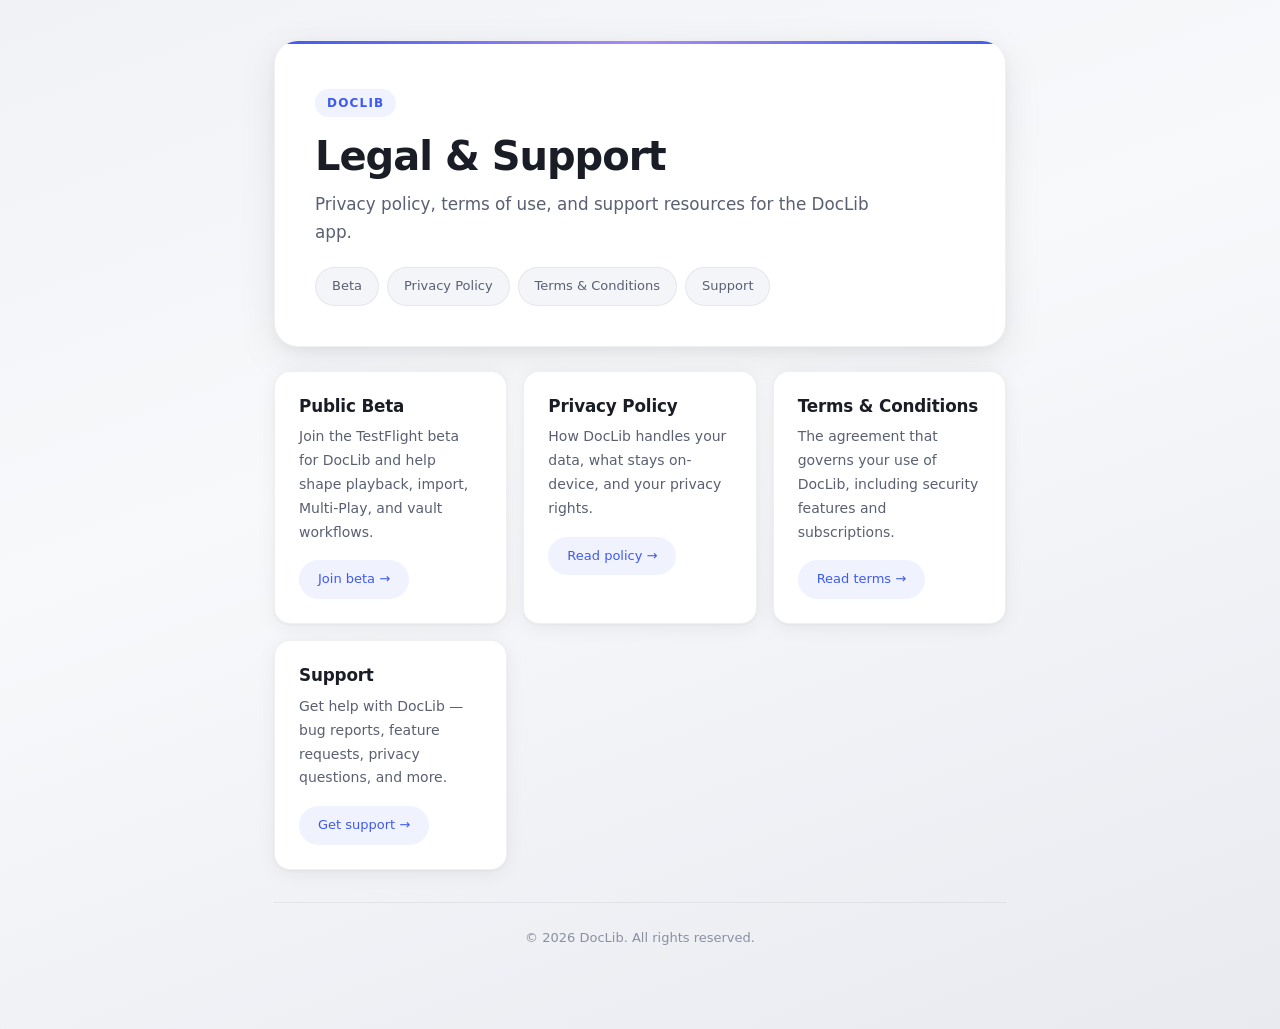
<file: index.html>
<!DOCTYPE html>
<html lang="en">

<head>
  <meta charset="utf-8">
  <meta name="viewport" content="width=device-width, initial-scale=1">
  <title>DocLib – Legal &amp; Support</title>
  <meta name="description" content="Privacy policy, terms of use, and support information for DocLib.">
  <link rel="stylesheet" href="styles.css">
</head>

<body>
  <main class="shell">
    <section class="hero">
      <p class="kicker">DocLib</p>
      <h1>Legal &amp; Support</h1>
      <p class="lede">Privacy policy, terms of use, and support resources for the DocLib app.</p>
      <nav class="topnav" aria-label="Primary">
        <a href="beta.html">Beta</a>
        <a href="privacy.html">Privacy Policy</a>
        <a href="terms.html">Terms &amp; Conditions</a>
        <a href="support.html">Support</a>
      </nav>
    </section>

    <section class="grid" aria-label="Links">
      <article class="card">
        <h2>Public Beta</h2>
        <p>Join the TestFlight beta for DocLib and help shape playback, import, Multi-Play, and vault workflows.</p>
        <a class="button" href="beta.html">Join beta →</a>
      </article>

      <article class="card">
        <h2>Privacy Policy</h2>
        <p>How DocLib handles your data, what stays on-device, and your privacy rights.</p>
        <a class="button" href="privacy.html">Read policy →</a>
      </article>

      <article class="card">
        <h2>Terms &amp; Conditions</h2>
        <p>The agreement that governs your use of DocLib, including security features and subscriptions.</p>
        <a class="button" href="terms.html">Read terms →</a>
      </article>

      <article class="card">
        <h2>Support</h2>
        <p>Get help with DocLib — bug reports, feature requests, privacy questions, and more.</p>
        <a class="button" href="support.html">Get support →</a>
      </article>
    </section>

    <p class="footer">© 2026 DocLib. All rights reserved.</p>
  </main>
</body>

</html>
</file>
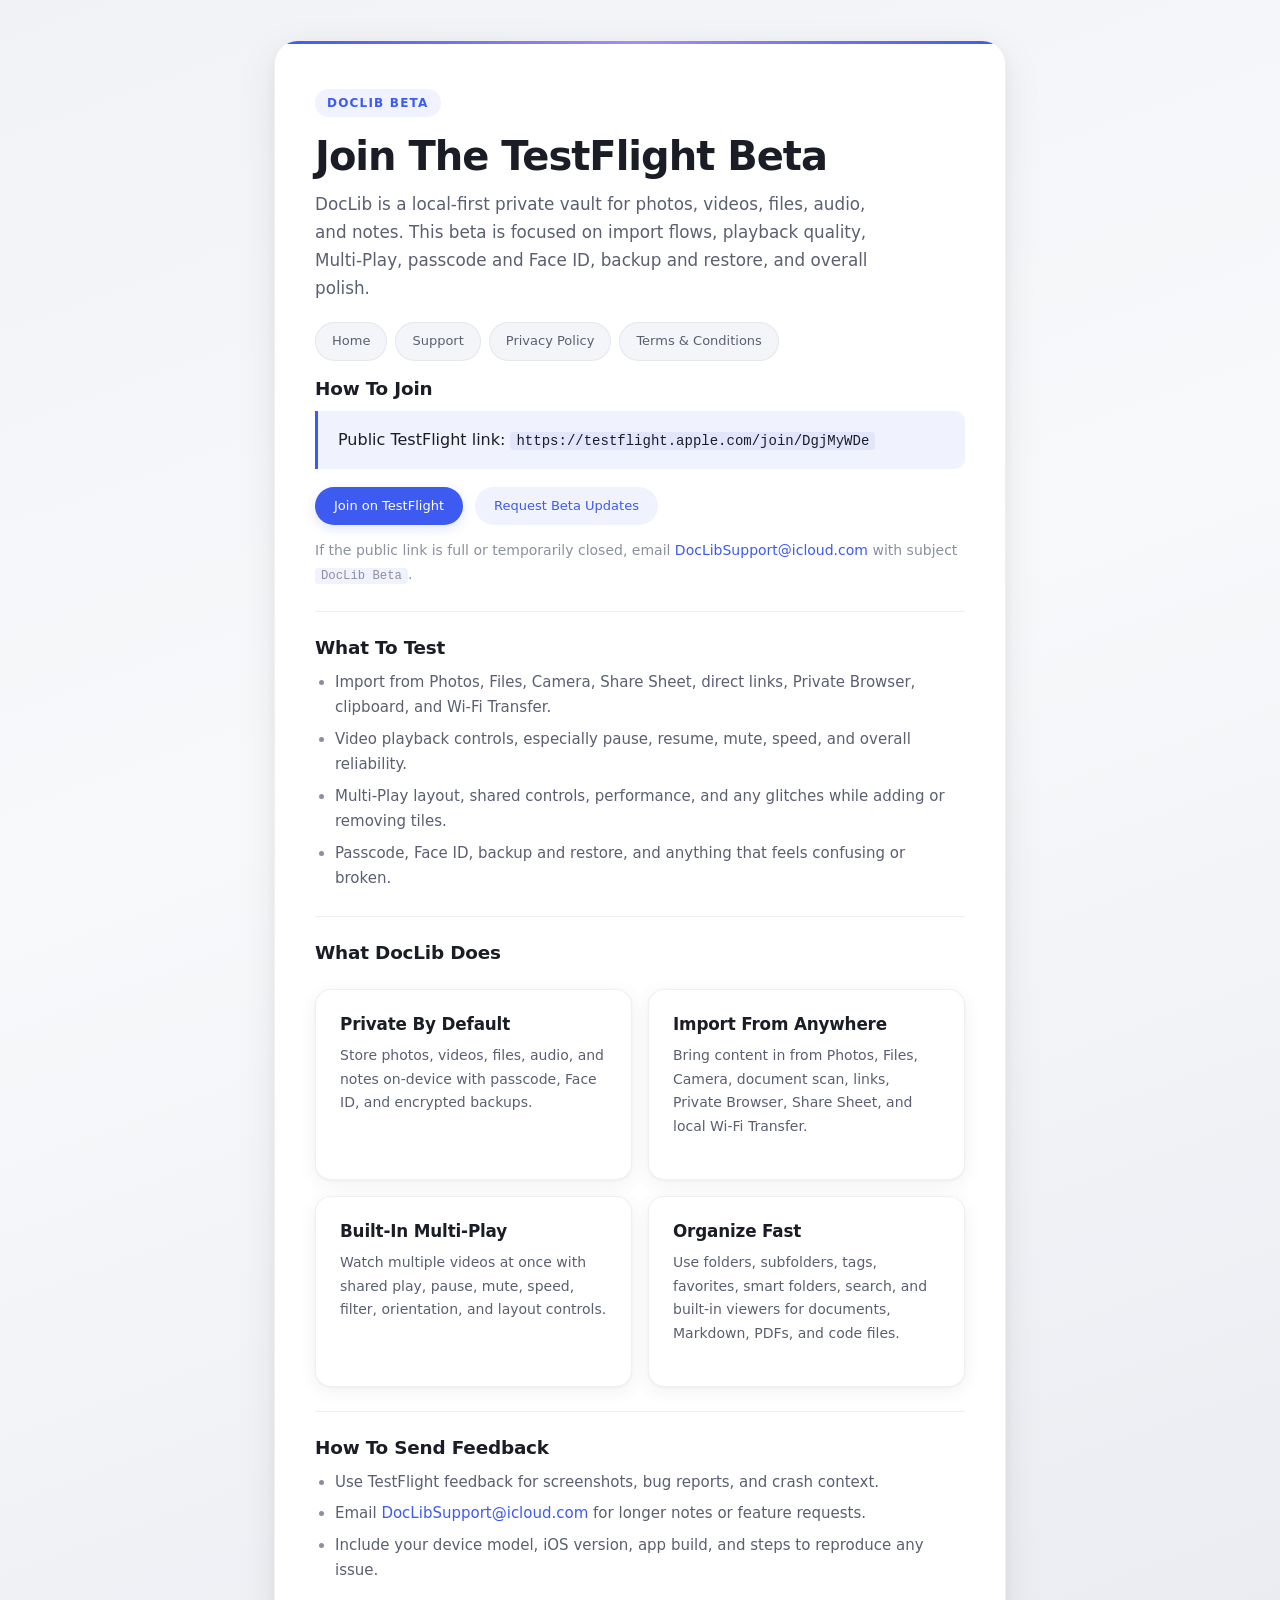
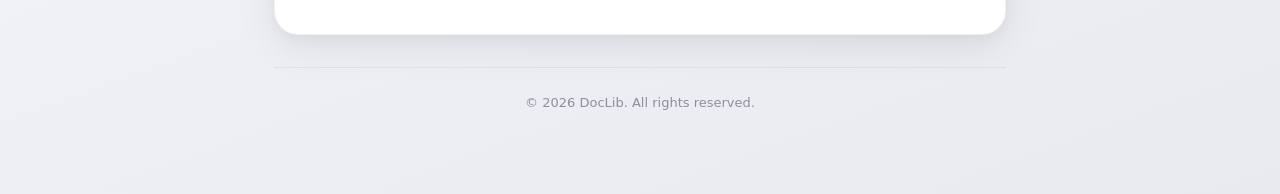
<file: beta.html>
<!DOCTYPE html>
<html lang="en">

<head>
  <meta charset="utf-8">
  <meta name="viewport" content="width=device-width, initial-scale=1">
  <title>DocLib – TestFlight Beta</title>
  <meta name="description"
    content="Join the TestFlight beta for DocLib and help test import flows, playback, Multi-Play, and secure vault workflows.">
  <link rel="stylesheet" href="styles.css">
</head>

<body>
  <main class="shell">
    <article class="page">
      <p class="kicker">DocLib Beta</p>
      <h1>Join The TestFlight Beta</h1>
      <p class="lede">DocLib is a local-first private vault for photos, videos, files, audio, and notes. This beta is
        focused on import flows, playback quality, Multi-Play, passcode and Face ID, backup and restore, and overall
        polish.</p>
      <nav class="topnav" aria-label="Page">
        <a href="index.html">Home</a>
        <a href="support.html">Support</a>
        <a href="privacy.html">Privacy Policy</a>
        <a href="terms.html">Terms &amp; Conditions</a>
      </nav>

      <section class="section">
        <h2>How To Join</h2>
        <div class="notice">
          Public TestFlight link:
          <span class="mono">https://testflight.apple.com/join/DgjMyWDe</span>
        </div>
        <div class="beta-actions">
          <a class="button-link button-link-primary" href="https://testflight.apple.com/join/DgjMyWDe">Join
            on TestFlight</a>
          <a class="button-link" href="mailto:DocLibSupport@icloud.com?subject=DocLib%20Beta">Request Beta Updates</a>
        </div>
        <p class="muted beta-footnote">If the public link is full or temporarily closed, email
          <a href="mailto:DocLibSupport@icloud.com?subject=DocLib%20Beta">DocLibSupport@icloud.com</a> with subject
          <span class="mono">DocLib Beta</span>.
        </p>
      </section>

      <section class="section">
        <h2>What To Test</h2>
        <ul>
          <li>Import from Photos, Files, Camera, Share Sheet, direct links, Private Browser, clipboard, and Wi-Fi
            Transfer.</li>
          <li>Video playback controls, especially pause, resume, mute, speed, and overall reliability.</li>
          <li>Multi-Play layout, shared controls, performance, and any glitches while adding or removing tiles.</li>
          <li>Passcode, Face ID, backup and restore, and anything that feels confusing or broken.</li>
        </ul>
      </section>

      <section class="section">
        <h2>What DocLib Does</h2>
        <div class="grid" aria-label="Beta feature highlights">
          <article class="card">
            <h2>Private By Default</h2>
            <p>Store photos, videos, files, audio, and notes on-device with passcode, Face ID, and encrypted backups.</p>
          </article>

          <article class="card">
            <h2>Import From Anywhere</h2>
            <p>Bring content in from Photos, Files, Camera, document scan, links, Private Browser, Share Sheet, and
              local Wi-Fi Transfer.</p>
          </article>

          <article class="card">
            <h2>Built-In Multi-Play</h2>
            <p>Watch multiple videos at once with shared play, pause, mute, speed, filter, orientation, and layout
              controls.</p>
          </article>

          <article class="card">
            <h2>Organize Fast</h2>
            <p>Use folders, subfolders, tags, favorites, smart folders, search, and built-in viewers for documents,
              Markdown, PDFs, and code files.</p>
          </article>
        </div>
      </section>

      <section class="section">
        <h2>How To Send Feedback</h2>
        <ul>
          <li>Use TestFlight feedback for screenshots, bug reports, and crash context.</li>
          <li>Email <a href="mailto:DocLibSupport@icloud.com">DocLibSupport@icloud.com</a> for longer notes or feature
            requests.</li>
          <li>Include your device model, iOS version, app build, and steps to reproduce any issue.</li>
        </ul>
      </section>
    </article>

    <p class="footer">© 2026 DocLib. All rights reserved.</p>
  </main>
</body>

</html>
</file>
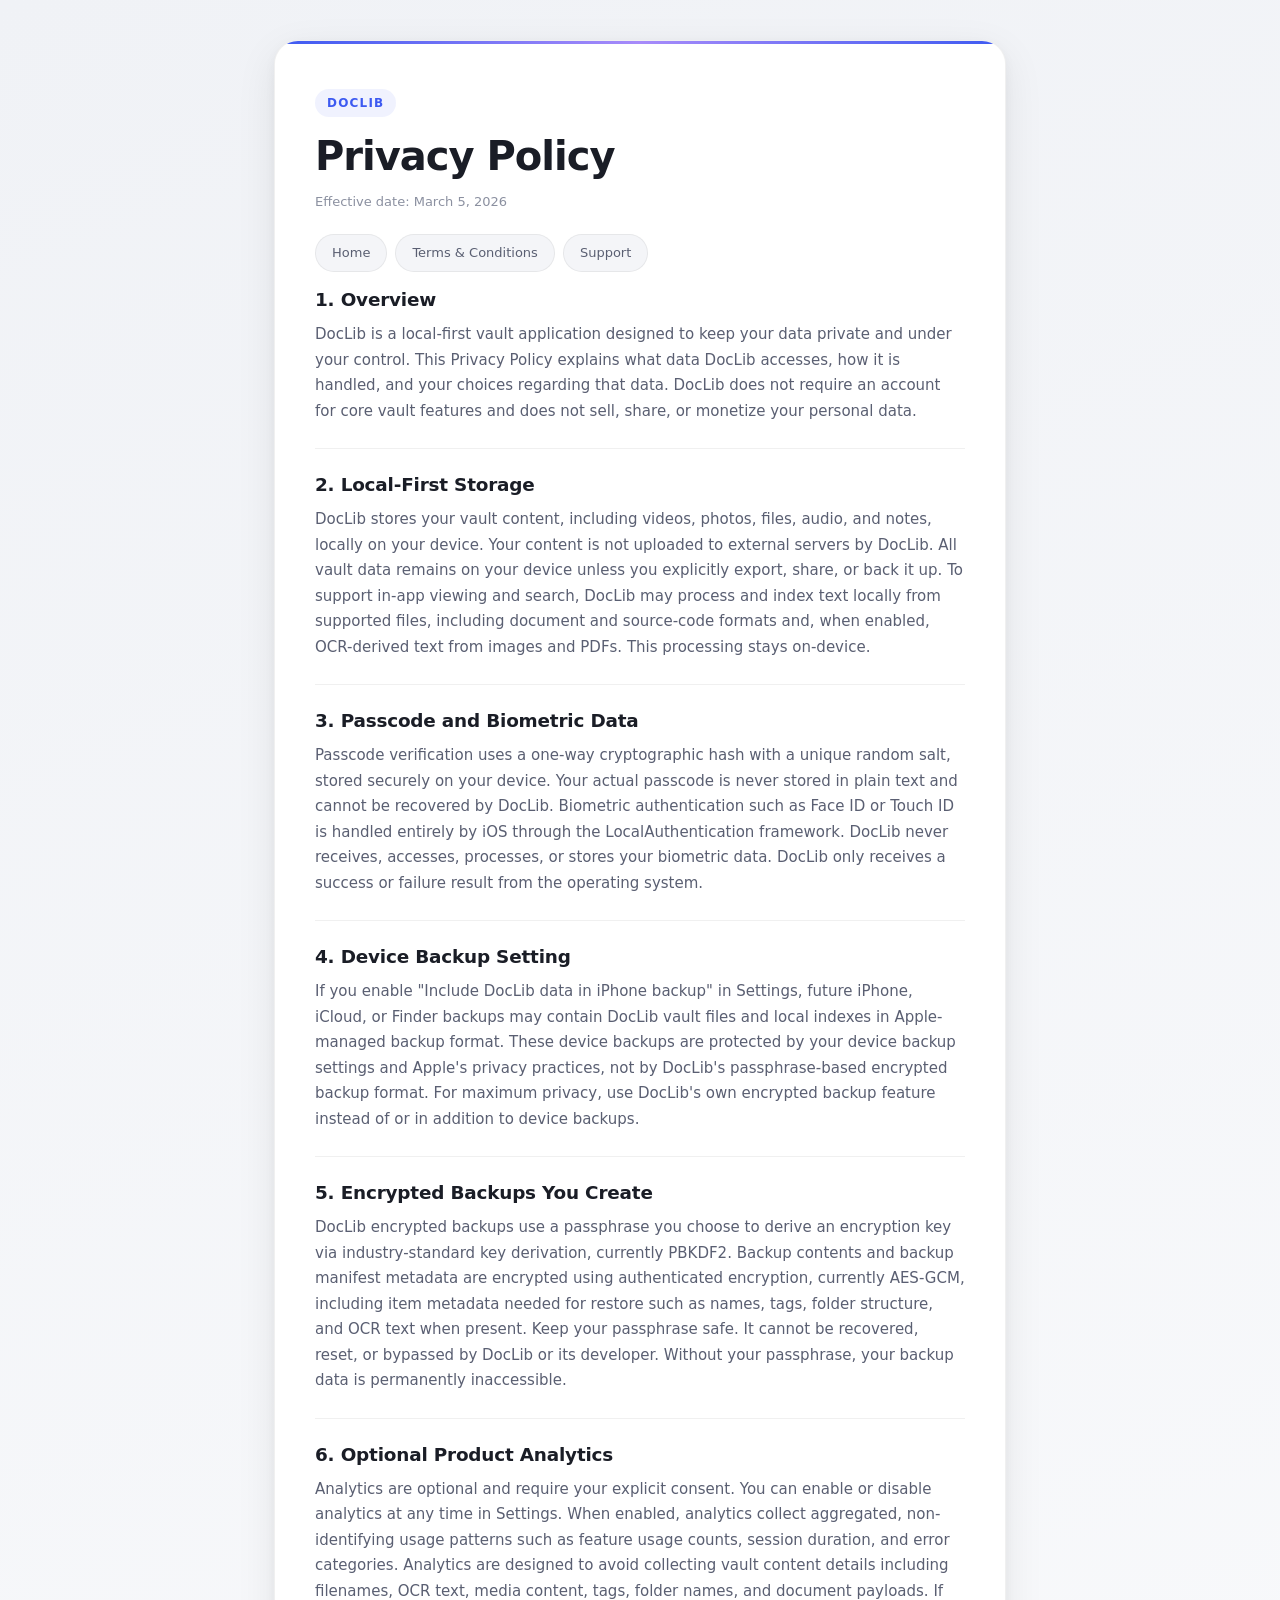
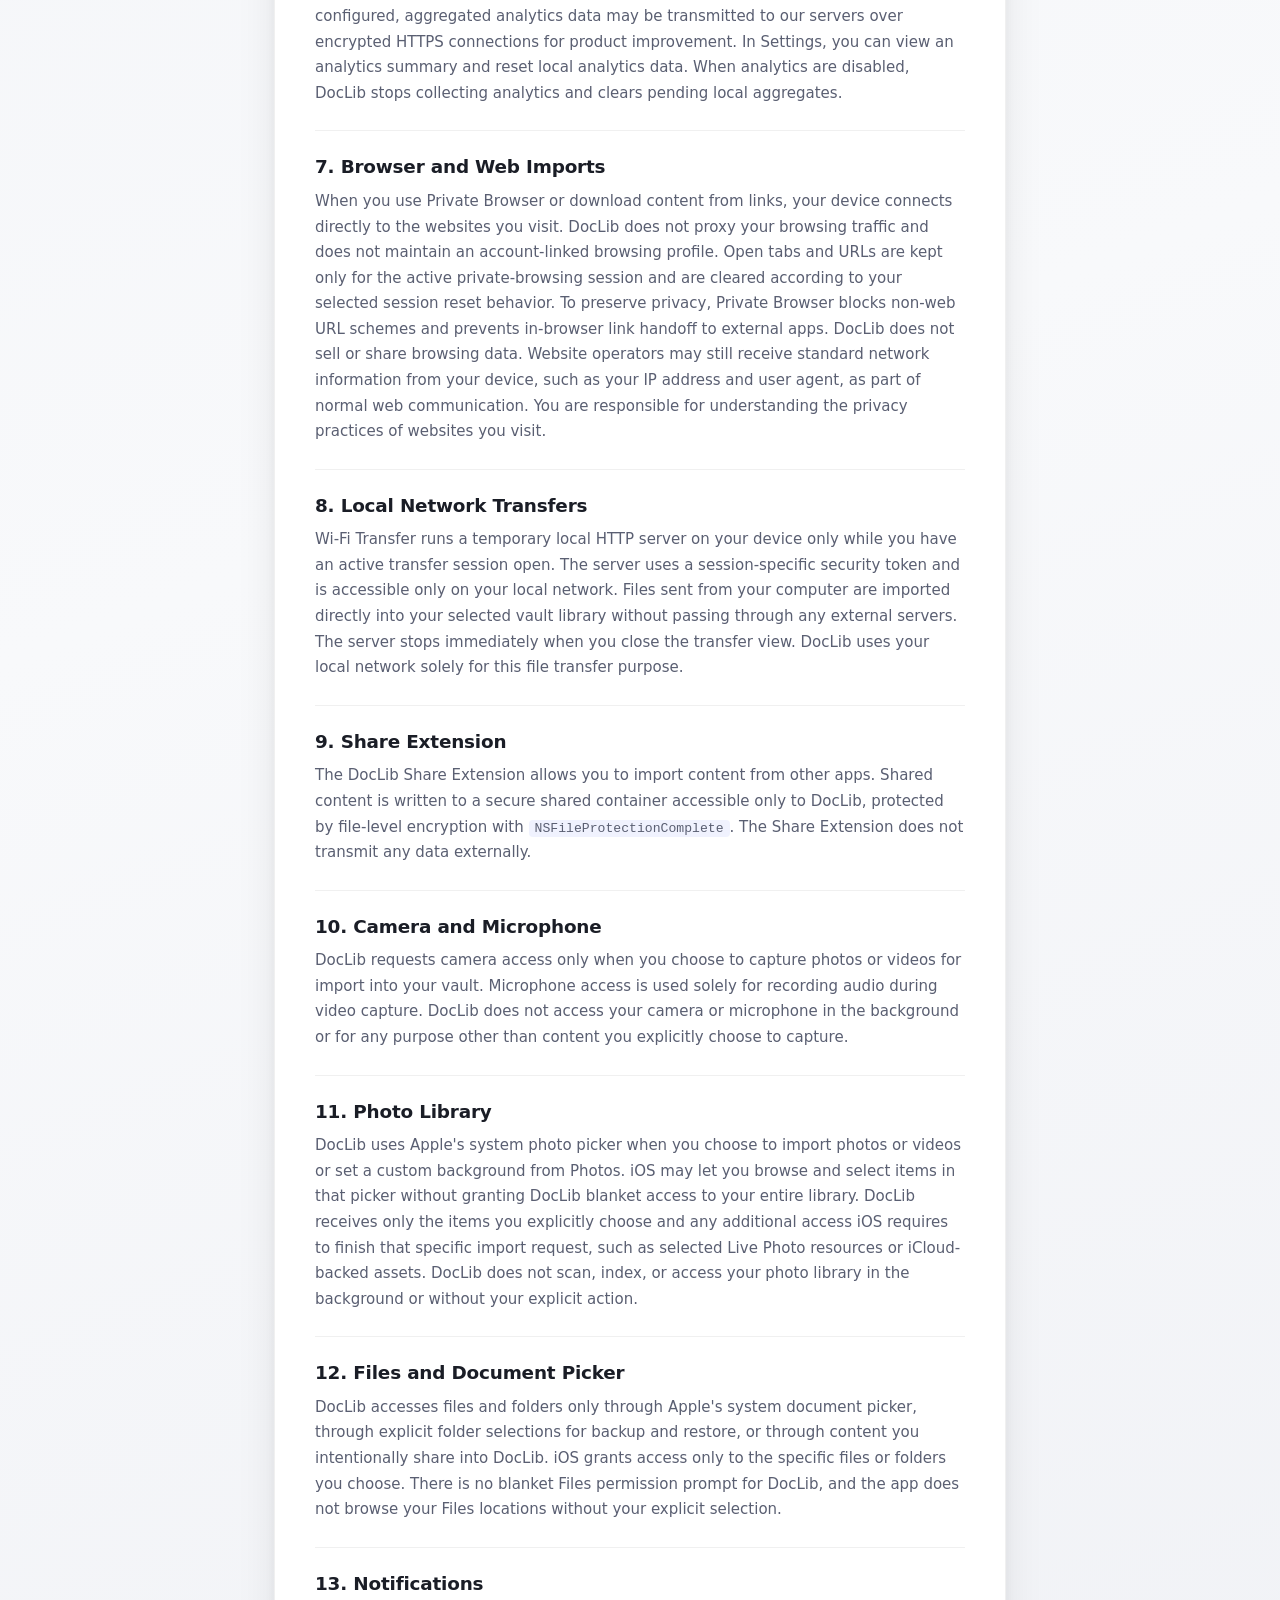
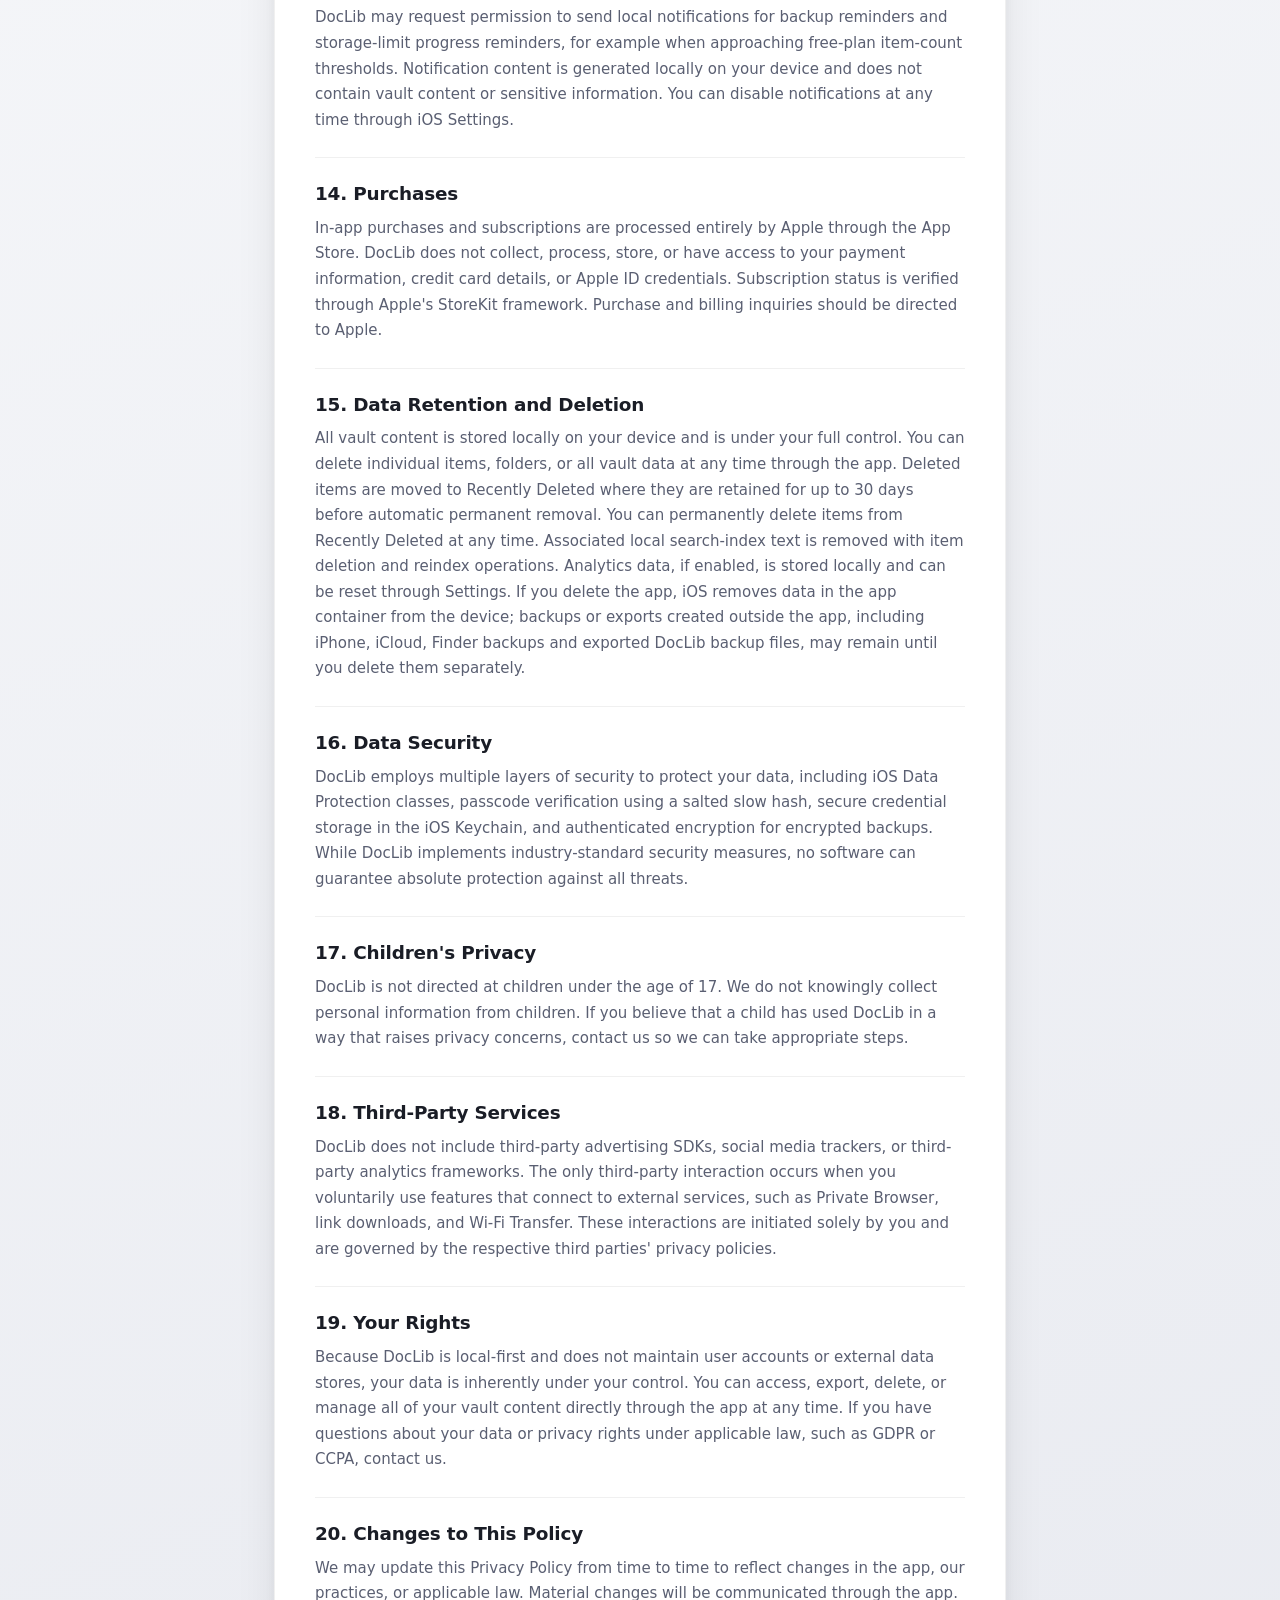
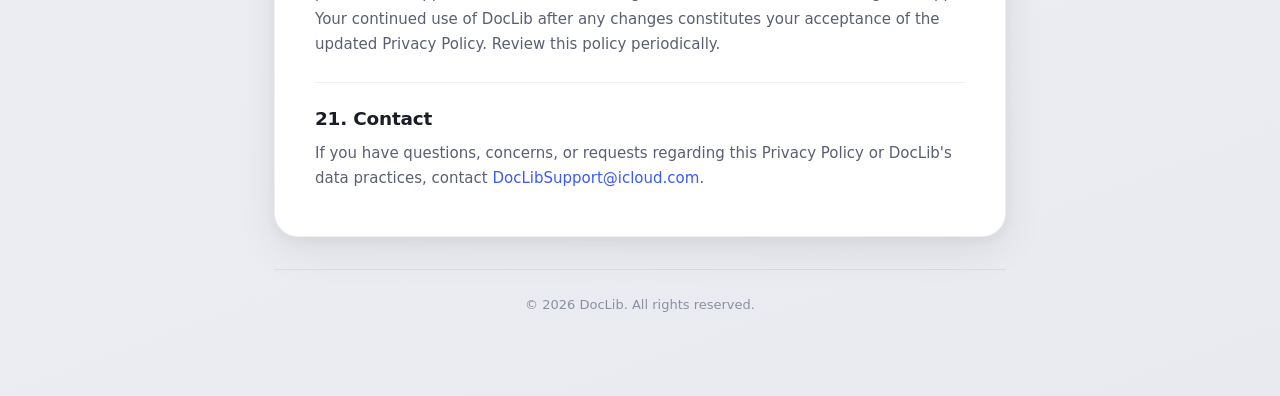
<file: privacy.html>
<!DOCTYPE html>
<html lang="en">

<head>
  <meta charset="utf-8">
  <meta name="viewport" content="width=device-width, initial-scale=1">
  <title>DocLib – Privacy Policy</title>
  <meta name="description" content="Privacy Policy for DocLib. Learn how your data is handled, stored, and protected.">
  <link rel="stylesheet" href="styles.css">
</head>

<body>
  <main class="shell">
    <article class="page">
      <p class="kicker">DocLib</p>
      <h1>Privacy Policy</h1>
      <p class="meta">Effective date: March 5, 2026</p>
      <nav class="topnav" aria-label="Page">
        <a href="index.html">Home</a>
        <a href="terms.html">Terms &amp; Conditions</a>
        <a href="support.html">Support</a>
      </nav>

      <section class="section">
        <h2>1. Overview</h2>
        <p>DocLib is a local-first vault application designed to keep your data private and under your control. This
          Privacy Policy explains what data DocLib accesses, how it is handled, and your choices regarding that data.
          DocLib does not require an account for core vault features and does not sell, share, or monetize your personal
          data.</p>
      </section>

      <section class="section">
        <h2>2. Local-First Storage</h2>
        <p>DocLib stores your vault content, including videos, photos, files, audio, and notes, locally on your device.
          Your content is not uploaded to external servers by DocLib. All vault data remains on your device unless you
          explicitly export, share, or back it up. To support in-app viewing and search, DocLib may process and index
          text locally from supported files, including document and source-code formats and, when enabled, OCR-derived
          text from images and PDFs. This processing stays on-device.</p>
      </section>

      <section class="section">
        <h2>3. Passcode and Biometric Data</h2>
        <p>Passcode verification uses a one-way cryptographic hash with a unique random salt, stored securely on your
          device. Your actual passcode is never stored in plain text and cannot be recovered by DocLib. Biometric
          authentication such as Face ID or Touch ID is handled entirely by iOS through the LocalAuthentication
          framework. DocLib never receives, accesses, processes, or stores your biometric data. DocLib only receives a
          success or failure result from the operating system.</p>
      </section>

      <section class="section">
        <h2>4. Device Backup Setting</h2>
        <p>If you enable "Include DocLib data in iPhone backup" in Settings, future iPhone, iCloud, or Finder backups
          may contain DocLib vault files and local indexes in Apple-managed backup format. These device backups are
          protected by your device backup settings and Apple's privacy practices, not by DocLib's passphrase-based
          encrypted backup format. For maximum privacy, use DocLib's own encrypted backup feature instead of or in
          addition to device backups.</p>
      </section>

      <section class="section">
        <h2>5. Encrypted Backups You Create</h2>
        <p>DocLib encrypted backups use a passphrase you choose to derive an encryption key via industry-standard key
          derivation, currently PBKDF2. Backup contents and backup manifest metadata are encrypted using authenticated
          encryption, currently AES-GCM, including item metadata needed for restore such as names, tags, folder
          structure, and OCR text when present. Keep your passphrase safe. It cannot be recovered, reset, or bypassed by
          DocLib or its developer. Without your passphrase, your backup data is permanently inaccessible.</p>
      </section>

      <section class="section">
        <h2>6. Optional Product Analytics</h2>
        <p>Analytics are optional and require your explicit consent. You can enable or disable analytics at any time in
          Settings. When enabled, analytics collect aggregated, non-identifying usage patterns such as feature usage
          counts, session duration, and error categories. Analytics are designed to avoid collecting vault content
          details including filenames, OCR text, media content, tags, folder names, and document payloads. If
          configured, aggregated analytics data may be transmitted to our servers over encrypted HTTPS connections for
          product improvement. In Settings, you can view an analytics summary and reset local analytics data. When
          analytics are disabled, DocLib stops collecting analytics and clears pending local aggregates.</p>
      </section>

      <section class="section">
        <h2>7. Browser and Web Imports</h2>
        <p>When you use Private Browser or download content from links, your device connects directly to the websites
          you visit. DocLib does not proxy your browsing traffic and does not maintain an account-linked browsing
          profile. Open tabs and URLs are kept only for the active private-browsing session and are cleared according to
          your selected session reset behavior. To preserve privacy, Private Browser blocks non-web URL schemes and
          prevents in-browser link handoff to external apps. DocLib does not sell or share browsing data. Website
          operators may still receive standard network information from your device, such as your IP address and user
          agent, as part of normal web communication. You are responsible for understanding the privacy practices of
          websites you visit.</p>
      </section>

      <section class="section">
        <h2>8. Local Network Transfers</h2>
        <p>Wi-Fi Transfer runs a temporary local HTTP server on your device only while you have an active transfer
          session open. The server uses a session-specific security token and is accessible only on your local network.
          Files sent from your computer are imported directly into your selected vault library without passing through
          any external servers. The server stops immediately when you close the transfer view. DocLib uses your local
          network solely for this file transfer purpose.</p>
      </section>

      <section class="section">
        <h2>9. Share Extension</h2>
        <p>The DocLib Share Extension allows you to import content from other apps. Shared content is written to a
          secure shared container accessible only to DocLib, protected by file-level encryption with <span
            class="mono">NSFileProtectionComplete</span>. The Share Extension does not transmit any data externally.</p>
      </section>

      <section class="section">
        <h2>10. Camera and Microphone</h2>
        <p>DocLib requests camera access only when you choose to capture photos or videos for import into your vault.
          Microphone access is used solely for recording audio during video capture. DocLib does not access your camera
          or microphone in the background or for any purpose other than content you explicitly choose to capture.</p>
      </section>

      <section class="section">
        <h2>11. Photo Library</h2>
        <p>DocLib uses Apple's system photo picker when you choose to import photos or videos or set a custom background
          from Photos. iOS may let you browse and select items in that picker without granting DocLib blanket access to
          your entire library. DocLib receives only the items you explicitly choose and any additional access iOS
          requires to finish that specific import request, such as selected Live Photo resources or iCloud-backed
          assets. DocLib does not scan, index, or access your photo library in the background or without your explicit
          action.</p>
      </section>

      <section class="section">
        <h2>12. Files and Document Picker</h2>
        <p>DocLib accesses files and folders only through Apple's system document picker, through explicit folder
          selections for backup and restore, or through content you intentionally share into DocLib. iOS grants access
          only to the specific files or folders you choose. There is no blanket Files permission prompt for DocLib, and
          the app does not browse your Files locations without your explicit selection.</p>
      </section>

      <section class="section">
        <h2>13. Notifications</h2>
        <p>DocLib may request permission to send local notifications for backup reminders and storage-limit progress
          reminders, for example when approaching free-plan item-count thresholds. Notification content is generated
          locally on your device and does not contain vault content or sensitive information. You can disable
          notifications at any time through iOS Settings.</p>
      </section>

      <section class="section">
        <h2>14. Purchases</h2>
        <p>In-app purchases and subscriptions are processed entirely by Apple through the App Store. DocLib does not
          collect, process, store, or have access to your payment information, credit card details, or Apple ID
          credentials. Subscription status is verified through Apple's StoreKit framework. Purchase and billing
          inquiries should be directed to Apple.</p>
      </section>

      <section class="section">
        <h2>15. Data Retention and Deletion</h2>
        <p>All vault content is stored locally on your device and is under your full control. You can delete individual
          items, folders, or all vault data at any time through the app. Deleted items are moved to Recently Deleted
          where they are retained for up to 30 days before automatic permanent removal. You can permanently delete items
          from Recently Deleted at any time. Associated local search-index text is removed with item deletion and
          reindex operations. Analytics data, if enabled, is stored locally and can be reset through Settings. If you
          delete the app, iOS removes data in the app container from the device; backups or exports created outside the
          app, including iPhone, iCloud, Finder backups and exported DocLib backup files, may remain until you delete
          them separately.</p>
      </section>

      <section class="section">
        <h2>16. Data Security</h2>
        <p>DocLib employs multiple layers of security to protect your data, including iOS Data Protection classes,
          passcode verification using a salted slow hash, secure credential storage in the iOS Keychain, and
          authenticated encryption for encrypted backups. While DocLib implements industry-standard security measures,
          no software can guarantee absolute protection against all threats.</p>
      </section>

      <section class="section">
        <h2>17. Children's Privacy</h2>
        <p>DocLib is not directed at children under the age of 17. We do not knowingly collect personal information from
          children. If you believe that a child has used DocLib in a way that raises privacy concerns, contact us so we
          can take appropriate steps.</p>
      </section>

      <section class="section">
        <h2>18. Third-Party Services</h2>
        <p>DocLib does not include third-party advertising SDKs, social media trackers, or third-party analytics
          frameworks. The only third-party interaction occurs when you voluntarily use features that connect to external
          services, such as Private Browser, link downloads, and Wi-Fi Transfer. These interactions are initiated solely
          by you and are governed by the respective third parties' privacy policies.</p>
      </section>

      <section class="section">
        <h2>19. Your Rights</h2>
        <p>Because DocLib is local-first and does not maintain user accounts or external data stores, your data is
          inherently under your control. You can access, export, delete, or manage all of your vault content directly
          through the app at any time. If you have questions about your data or privacy rights under applicable law,
          such as GDPR or CCPA, contact us.</p>
      </section>

      <section class="section">
        <h2>20. Changes to This Policy</h2>
        <p>We may update this Privacy Policy from time to time to reflect changes in the app, our practices, or
          applicable law. Material changes will be communicated through the app. Your continued use of DocLib after any
          changes constitutes your acceptance of the updated Privacy Policy. Review this policy periodically.</p>
      </section>

      <section class="section">
        <h2>21. Contact</h2>
        <p>If you have questions, concerns, or requests regarding this Privacy Policy or DocLib's data practices,
          contact <a href="mailto:DocLibSupport@icloud.com">DocLibSupport@icloud.com</a>.</p>
      </section>
    </article>

    <p class="footer">© 2026 DocLib. All rights reserved.</p>
  </main>
</body>

</html>
</file>
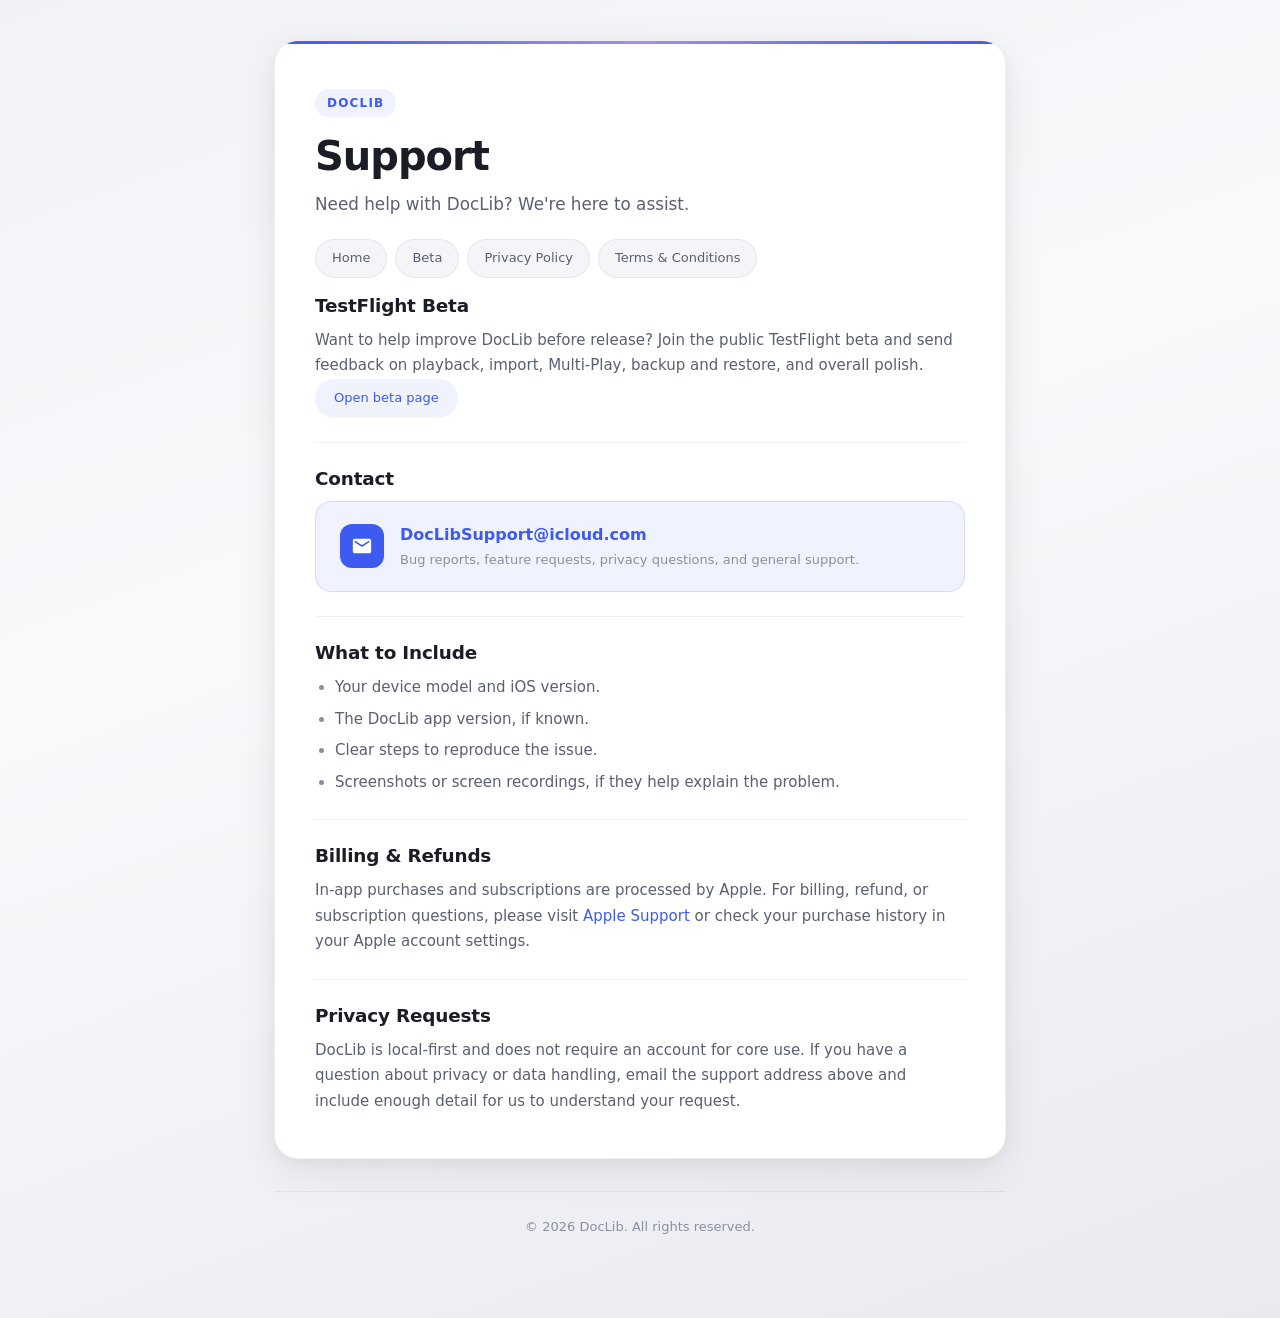
<file: support.html>
<!DOCTYPE html>
<html lang="en">

<head>
  <meta charset="utf-8">
  <meta name="viewport" content="width=device-width, initial-scale=1">
  <title>DocLib – Support</title>
  <meta name="description"
    content="Get help with DocLib. Contact support for bug reports, feature requests, and privacy questions.">
  <link rel="stylesheet" href="styles.css">
</head>

<body>
  <main class="shell">
    <article class="page">
      <p class="kicker">DocLib</p>
      <h1>Support</h1>
      <p class="lede">Need help with DocLib? We're here to assist.</p>
      <nav class="topnav" aria-label="Page">
        <a href="index.html">Home</a>
        <a href="beta.html">Beta</a>
        <a href="privacy.html">Privacy Policy</a>
        <a href="terms.html">Terms &amp; Conditions</a>
      </nav>

      <section class="section">
        <h2>TestFlight Beta</h2>
        <p>Want to help improve DocLib before release? Join the public TestFlight beta and send feedback on playback,
          import, Multi-Play, backup and restore, and overall polish.</p>
        <a class="button-link" href="beta.html">Open beta page</a>
      </section>

      <section class="section">
        <h2>Contact</h2>
        <div class="contact-card">
          <div class="contact-icon">
            <svg xmlns="http://www.w3.org/2000/svg" viewBox="0 0 24 24">
              <path
                d="M20 4H4c-1.1 0-2 .9-2 2v12c0 1.1.9 2 2 2h16c1.1 0 2-.9 2-2V6c0-1.1-.9-2-2-2zm0 4-8 5-8-5V6l8 5 8-5v2z" />
            </svg>
          </div>
          <div class="contact-details">
            <a href="mailto:DocLibSupport@icloud.com">DocLibSupport@icloud.com</a>
            <p class="muted">Bug reports, feature requests, privacy questions, and general support.</p>
          </div>
        </div>
      </section>

      <section class="section">
        <h2>What to Include</h2>
        <ul>
          <li>Your device model and iOS version.</li>
          <li>The DocLib app version, if known.</li>
          <li>Clear steps to reproduce the issue.</li>
          <li>Screenshots or screen recordings, if they help explain the problem.</li>
        </ul>
      </section>

      <section class="section">
        <h2>Billing &amp; Refunds</h2>
        <p>In-app purchases and subscriptions are processed by Apple. For billing, refund, or subscription questions,
          please visit <a href="https://support.apple.com/billing" rel="noopener">Apple Support</a> or check your
          purchase history in your Apple account settings.</p>
      </section>

      <section class="section">
        <h2>Privacy Requests</h2>
        <p>DocLib is local-first and does not require an account for core use. If you have a question about privacy or
          data handling, email the support address above and include enough detail for us to understand your request.
        </p>
      </section>
    </article>

    <p class="footer">© 2026 DocLib. All rights reserved.</p>
  </main>
</body>

</html>
</file>
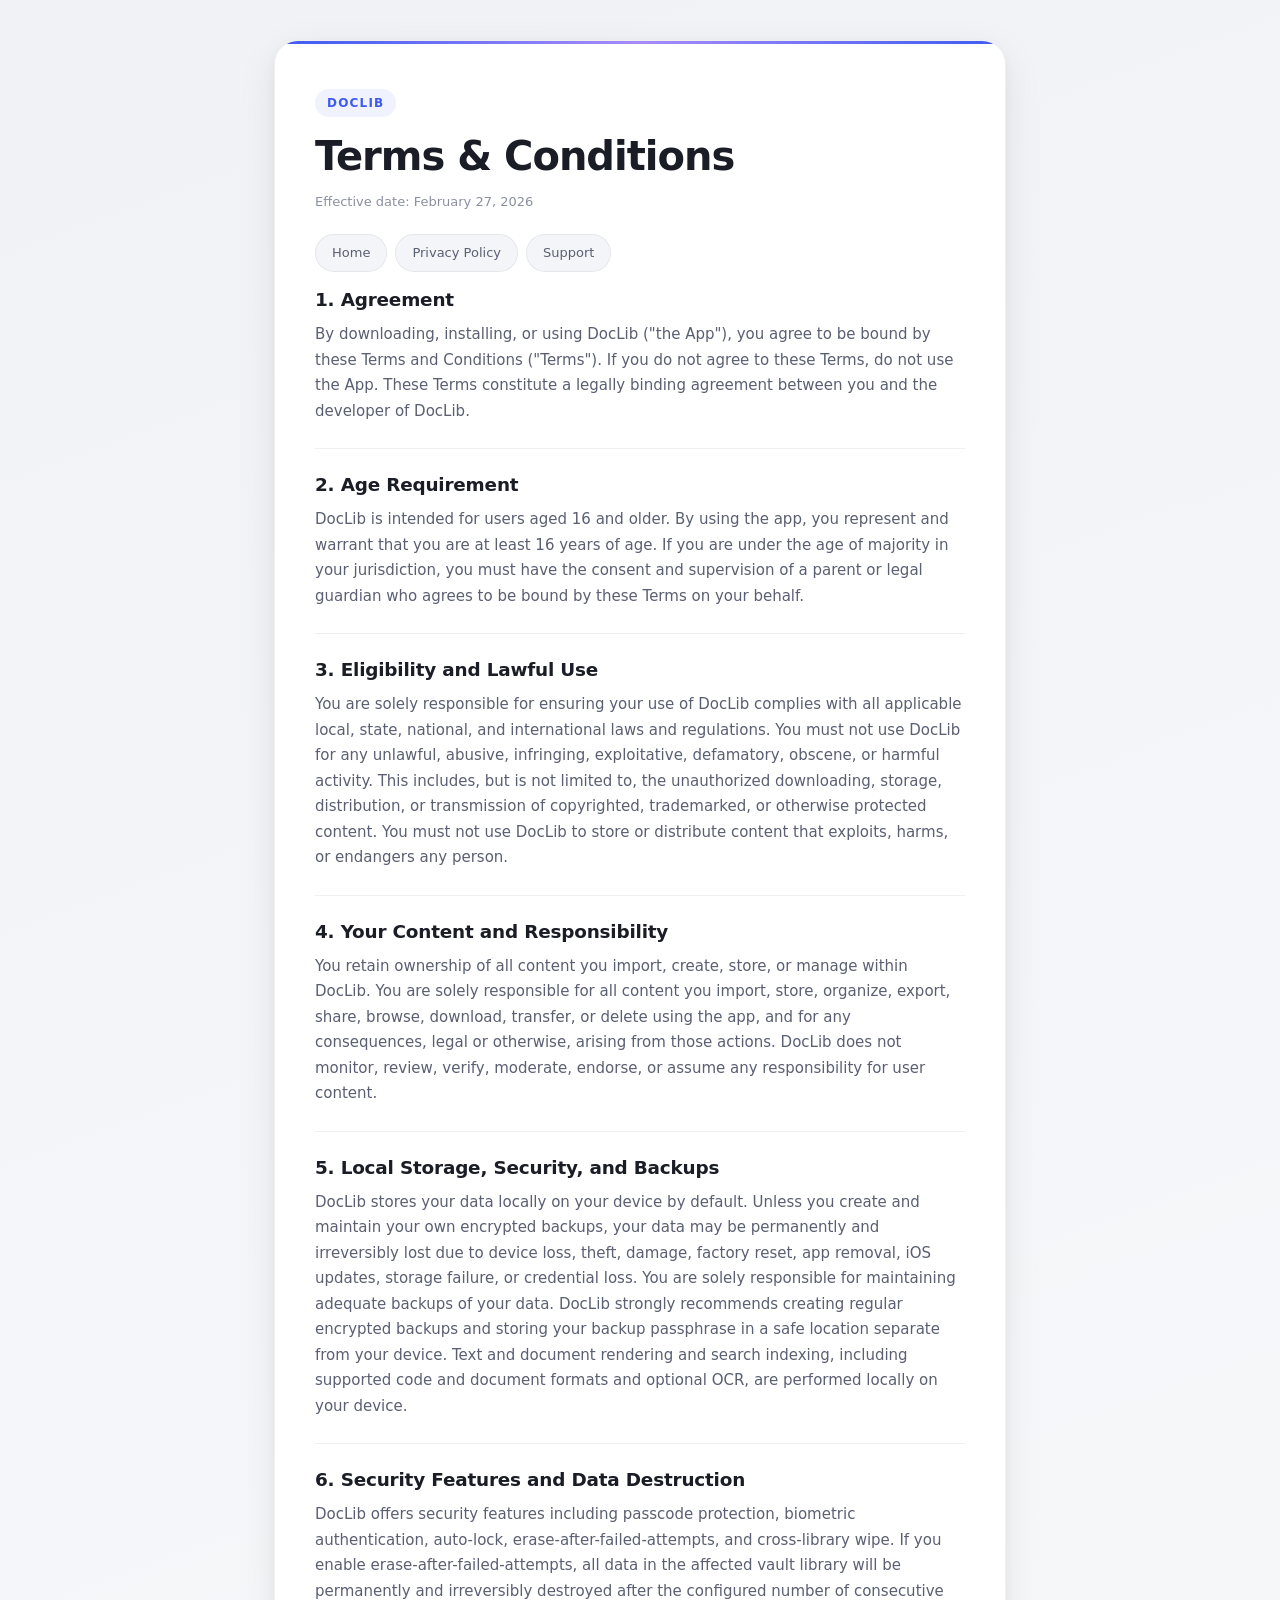
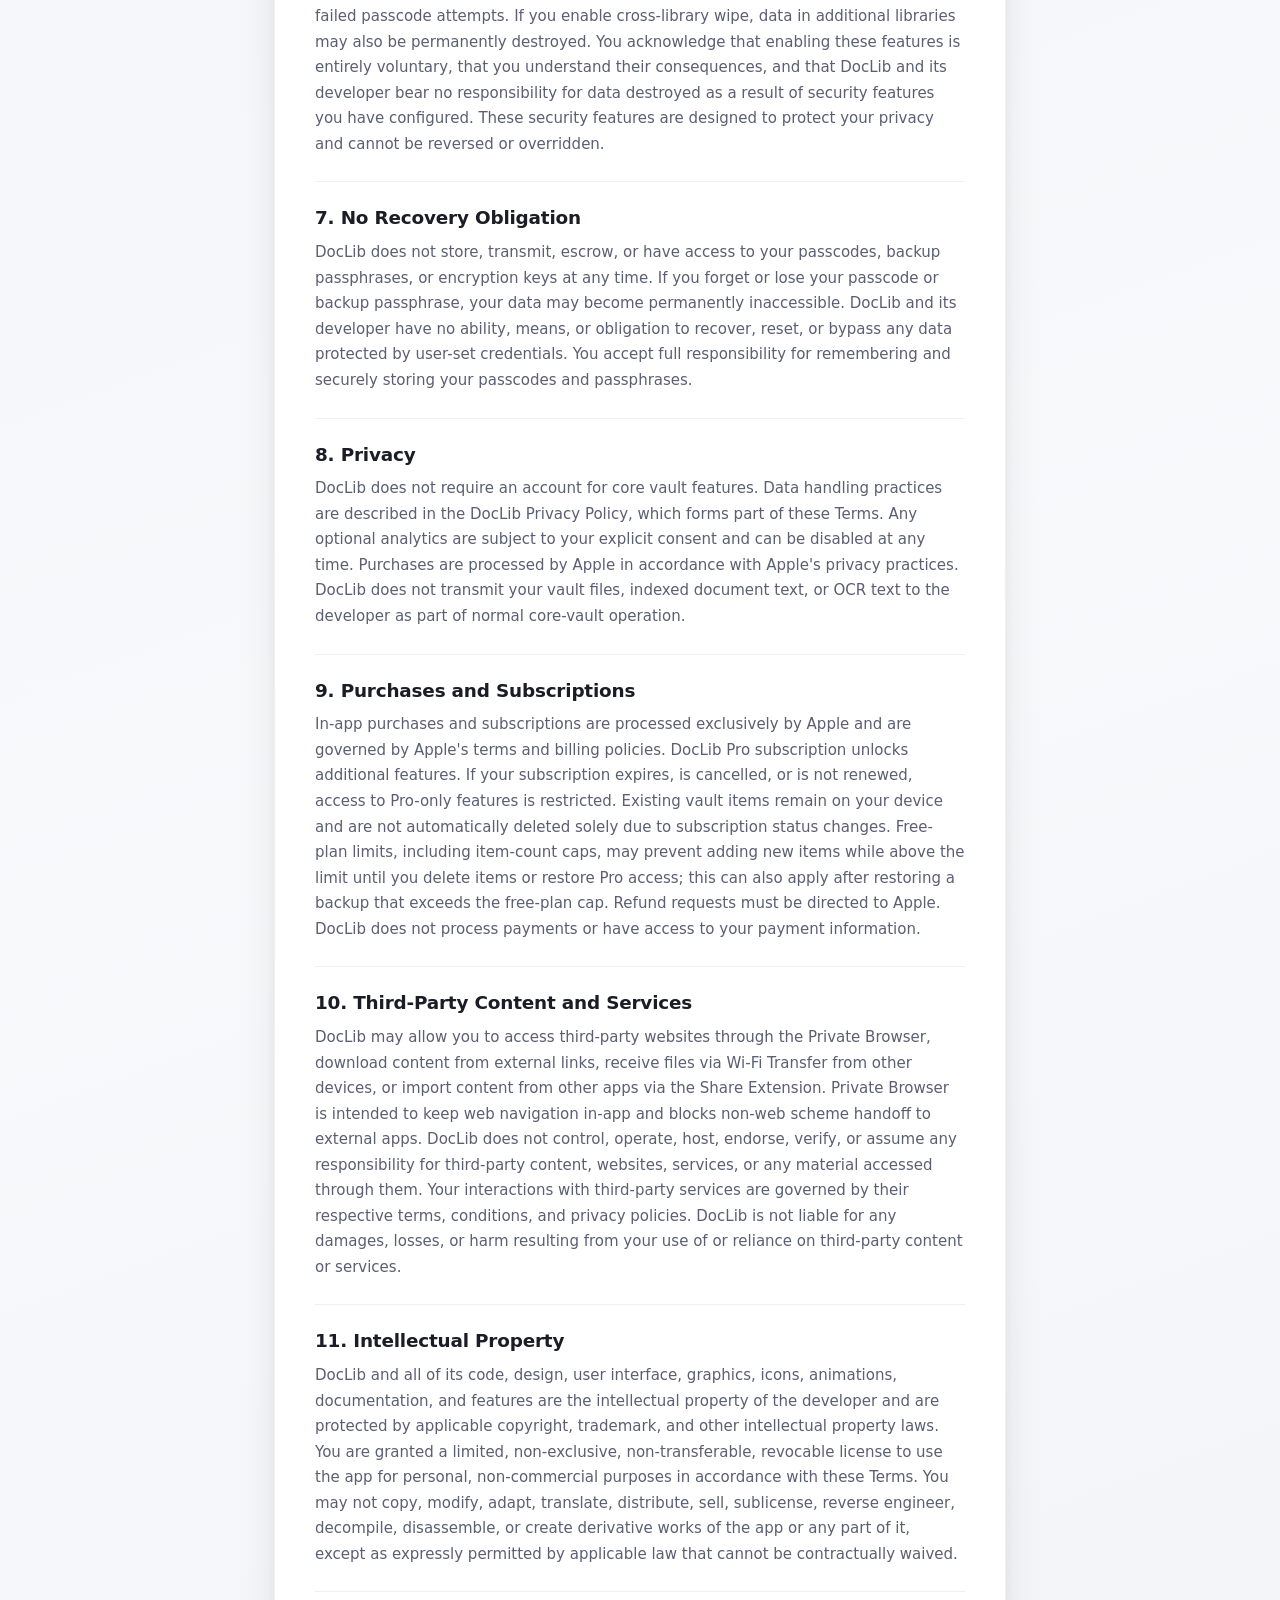
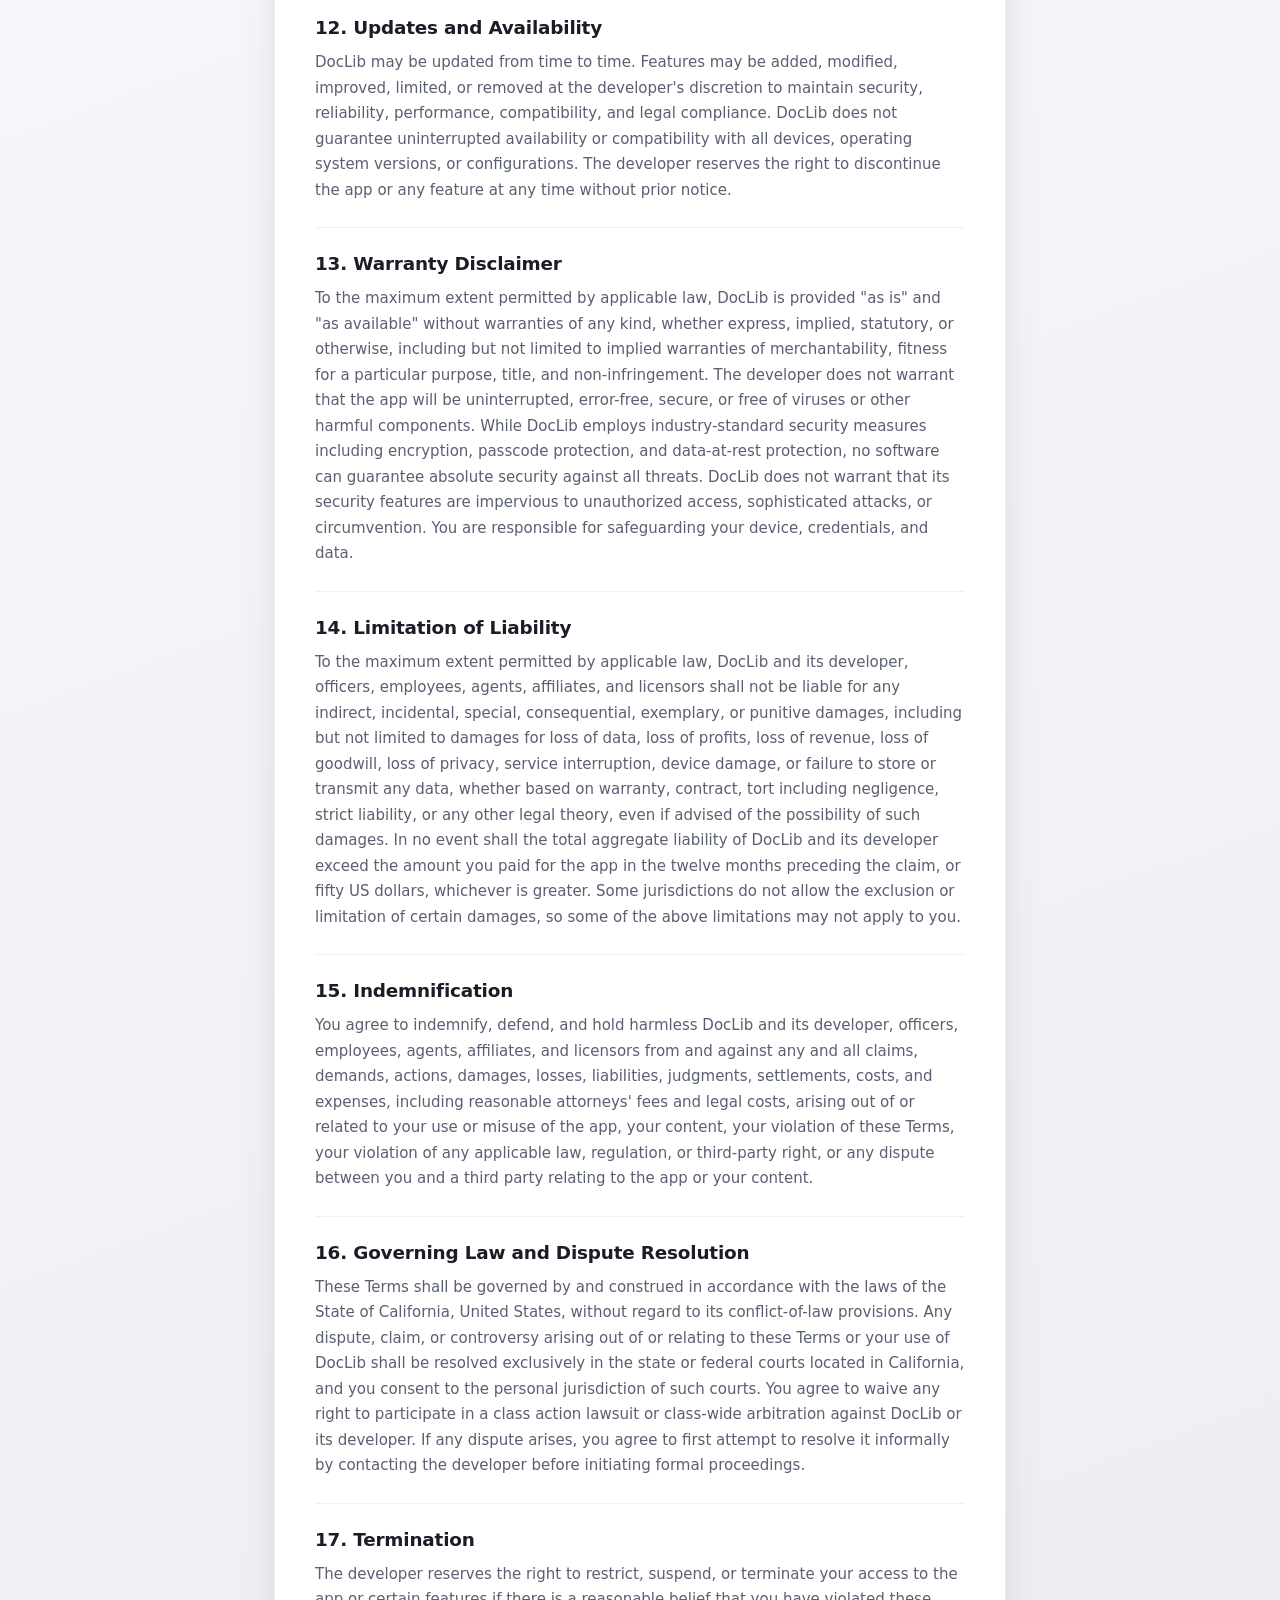
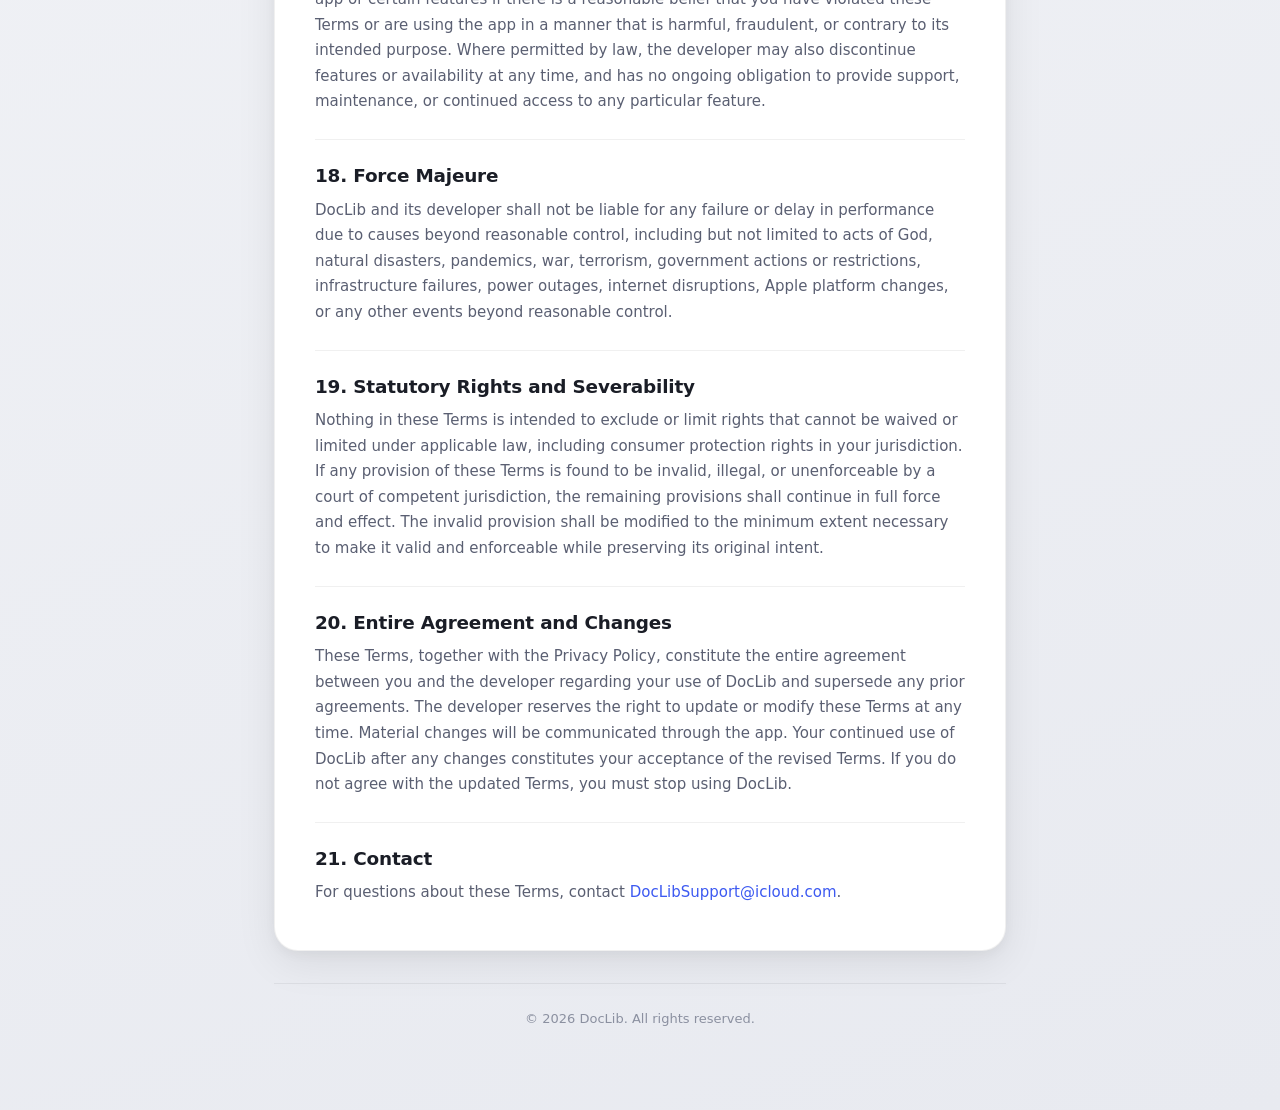
<file: terms.html>
<!DOCTYPE html>
<html lang="en">

<head>
  <meta charset="utf-8">
  <meta name="viewport" content="width=device-width, initial-scale=1">
  <title>DocLib – Terms &amp; Conditions</title>
  <meta name="description"
    content="Terms and Conditions for DocLib. Read the agreement that governs your use of the app.">
  <link rel="stylesheet" href="styles.css">
</head>

<body>
  <main class="shell">
    <article class="page">
      <p class="kicker">DocLib</p>
      <h1>Terms &amp; Conditions</h1>
      <p class="meta">Effective date: February 27, 2026</p>
      <nav class="topnav" aria-label="Page">
        <a href="index.html">Home</a>
        <a href="privacy.html">Privacy Policy</a>
        <a href="support.html">Support</a>
      </nav>

      <section class="section">
        <h2>1. Agreement</h2>
        <p>By downloading, installing, or using DocLib ("the App"), you agree to be bound by these Terms and
          Conditions ("Terms"). If you do not agree to these Terms, do not use the App. These Terms constitute a
          legally binding agreement between you and the developer of DocLib.</p>
      </section>

      <section class="section">
        <h2>2. Age Requirement</h2>
        <p>DocLib is intended for users aged 16 and older. By using the app, you represent and warrant that you are at
          least 16 years of age. If you are under the age of majority in your jurisdiction, you must have the consent
          and supervision of a parent or legal guardian who agrees to be bound by these Terms on your behalf.</p>
      </section>

      <section class="section">
        <h2>3. Eligibility and Lawful Use</h2>
        <p>You are solely responsible for ensuring your use of DocLib complies with all applicable local, state,
          national, and international laws and regulations. You must not use DocLib for any unlawful, abusive,
          infringing, exploitative, defamatory, obscene, or harmful activity. This includes, but is not limited to, the
          unauthorized downloading, storage, distribution, or transmission of copyrighted, trademarked, or otherwise
          protected content. You must not use DocLib to store or distribute content that exploits, harms, or endangers
          any person.</p>
      </section>

      <section class="section">
        <h2>4. Your Content and Responsibility</h2>
        <p>You retain ownership of all content you import, create, store, or manage within DocLib. You are solely
          responsible for all content you import, store, organize, export, share, browse, download, transfer, or delete
          using the app, and for any consequences, legal or otherwise, arising from those actions. DocLib does not
          monitor, review, verify, moderate, endorse, or assume any responsibility for user content.</p>
      </section>

      <section class="section">
        <h2>5. Local Storage, Security, and Backups</h2>
        <p>DocLib stores your data locally on your device by default. Unless you create and maintain your own encrypted
          backups, your data may be permanently and irreversibly lost due to device loss, theft, damage, factory reset,
          app removal, iOS updates, storage failure, or credential loss. You are solely responsible for maintaining
          adequate backups of your data. DocLib strongly recommends creating regular encrypted backups and storing your
          backup passphrase in a safe location separate from your device. Text and document rendering and search
          indexing, including supported code and document formats and optional OCR, are performed locally on your
          device.</p>
      </section>

      <section class="section">
        <h2>6. Security Features and Data Destruction</h2>
        <p>DocLib offers security features including passcode protection, biometric authentication, auto-lock,
          erase-after-failed-attempts, and cross-library wipe. If you enable erase-after-failed-attempts, all data in
          the affected vault library will be permanently and irreversibly destroyed after the configured number of
          consecutive failed passcode attempts. If you enable cross-library wipe, data in additional libraries may also
          be permanently destroyed. You acknowledge that enabling these features is entirely voluntary, that you
          understand their consequences, and that DocLib and its developer bear no responsibility for data destroyed as
          a result of security features you have configured. These security features are designed to protect your
          privacy and cannot be reversed or overridden.</p>
      </section>

      <section class="section">
        <h2>7. No Recovery Obligation</h2>
        <p>DocLib does not store, transmit, escrow, or have access to your passcodes, backup passphrases, or encryption
          keys at any time. If you forget or lose your passcode or backup passphrase, your data may become permanently
          inaccessible. DocLib and its developer have no ability, means, or obligation to recover, reset, or bypass any
          data protected by user-set credentials. You accept full responsibility for remembering and securely storing
          your passcodes and passphrases.</p>
      </section>

      <section class="section">
        <h2>8. Privacy</h2>
        <p>DocLib does not require an account for core vault features. Data handling practices are described in the
          DocLib Privacy Policy, which forms part of these Terms. Any optional analytics are subject to your explicit
          consent and can be disabled at any time. Purchases are processed by Apple in accordance with Apple's privacy
          practices. DocLib does not transmit your vault files, indexed document text, or OCR text to the developer as
          part of normal core-vault operation.</p>
      </section>

      <section class="section">
        <h2>9. Purchases and Subscriptions</h2>
        <p>In-app purchases and subscriptions are processed exclusively by Apple and are governed by Apple's terms and
          billing policies. DocLib Pro subscription unlocks additional features. If your subscription expires, is
          cancelled, or is not renewed, access to Pro-only features is restricted. Existing vault items remain on your
          device and are not automatically deleted solely due to subscription status changes. Free-plan limits,
          including item-count caps, may prevent adding new items while above the limit until you delete items or
          restore Pro access; this can also apply after restoring a backup that exceeds the free-plan cap. Refund
          requests must be directed to Apple. DocLib does not process payments or have access to your payment
          information.</p>
      </section>

      <section class="section">
        <h2>10. Third-Party Content and Services</h2>
        <p>DocLib may allow you to access third-party websites through the Private Browser, download content from
          external links, receive files via Wi-Fi Transfer from other devices, or import content from other apps via the
          Share Extension. Private Browser is intended to keep web navigation in-app and blocks non-web scheme handoff
          to external apps. DocLib does not control, operate, host, endorse, verify, or assume any responsibility for
          third-party content, websites, services, or any material accessed through them. Your interactions with
          third-party services are governed by their respective terms, conditions, and privacy policies. DocLib is not
          liable for any damages, losses, or harm resulting from your use of or reliance on third-party content or
          services.</p>
      </section>

      <section class="section">
        <h2>11. Intellectual Property</h2>
        <p>DocLib and all of its code, design, user interface, graphics, icons, animations, documentation, and features
          are the intellectual property of the developer and are protected by applicable copyright, trademark, and other
          intellectual property laws. You are granted a limited, non-exclusive, non-transferable, revocable license to
          use the app for personal, non-commercial purposes in accordance with these Terms. You may not copy, modify,
          adapt, translate, distribute, sell, sublicense, reverse engineer, decompile, disassemble, or create derivative
          works of the app or any part of it, except as expressly permitted by applicable law that cannot be
          contractually waived.</p>
      </section>

      <section class="section">
        <h2>12. Updates and Availability</h2>
        <p>DocLib may be updated from time to time. Features may be added, modified, improved, limited, or removed at
          the developer's discretion to maintain security, reliability, performance, compatibility, and legal
          compliance. DocLib does not guarantee uninterrupted availability or compatibility with all devices, operating
          system versions, or configurations. The developer reserves the right to discontinue the app or any feature at
          any time without prior notice.</p>
      </section>

      <section class="section">
        <h2>13. Warranty Disclaimer</h2>
        <p>To the maximum extent permitted by applicable law, DocLib is provided "as is" and "as available" without
          warranties of any kind, whether express, implied, statutory, or otherwise, including but not limited to
          implied warranties of merchantability, fitness for a particular purpose, title, and non-infringement. The
          developer does not warrant that the app will be uninterrupted, error-free, secure, or free of viruses or other
          harmful components. While DocLib employs industry-standard security measures including encryption, passcode
          protection, and data-at-rest protection, no software can guarantee absolute security against all threats.
          DocLib does not warrant that its security features are impervious to unauthorized access, sophisticated
          attacks, or circumvention. You are responsible for safeguarding your device, credentials, and data.</p>
      </section>

      <section class="section">
        <h2>14. Limitation of Liability</h2>
        <p>To the maximum extent permitted by applicable law, DocLib and its developer, officers, employees, agents,
          affiliates, and licensors shall not be liable for any indirect, incidental, special, consequential, exemplary,
          or punitive damages, including but not limited to damages for loss of data, loss of profits, loss of revenue,
          loss of goodwill, loss of privacy, service interruption, device damage, or failure to store or transmit any
          data, whether based on warranty, contract, tort including negligence, strict liability, or any other legal
          theory, even if advised of the possibility of such damages. In no event shall the total aggregate liability of
          DocLib and its developer exceed the amount you paid for the app in the twelve months preceding the claim, or
          fifty US dollars, whichever is greater. Some jurisdictions do not allow the exclusion or limitation of certain
          damages, so some of the above limitations may not apply to you.</p>
      </section>

      <section class="section">
        <h2>15. Indemnification</h2>
        <p>You agree to indemnify, defend, and hold harmless DocLib and its developer, officers, employees, agents,
          affiliates, and licensors from and against any and all claims, demands, actions, damages, losses, liabilities,
          judgments, settlements, costs, and expenses, including reasonable attorneys' fees and legal costs, arising out
          of or related to your use or misuse of the app, your content, your violation of these Terms, your violation of
          any applicable law, regulation, or third-party right, or any dispute between you and a third party relating to
          the app or your content.</p>
      </section>

      <section class="section">
        <h2>16. Governing Law and Dispute Resolution</h2>
        <p>These Terms shall be governed by and construed in accordance with the laws of the State of California, United
          States, without regard to its conflict-of-law provisions. Any dispute, claim, or controversy arising out of or
          relating to these Terms or your use of DocLib shall be resolved exclusively in the state or federal courts
          located in California, and you consent to the personal jurisdiction of such courts. You agree to waive any
          right to participate in a class action lawsuit or class-wide arbitration against DocLib or its developer. If
          any dispute arises, you agree to first attempt to resolve it informally by contacting the developer before
          initiating formal proceedings.</p>
      </section>

      <section class="section">
        <h2>17. Termination</h2>
        <p>The developer reserves the right to restrict, suspend, or terminate your access to the app or certain
          features if there is a reasonable belief that you have violated these Terms or are using the app in a manner
          that is harmful, fraudulent, or contrary to its intended purpose. Where permitted by law, the developer may
          also discontinue features or availability at any time, and has no ongoing obligation to provide support,
          maintenance, or continued access to any particular feature.</p>
      </section>

      <section class="section">
        <h2>18. Force Majeure</h2>
        <p>DocLib and its developer shall not be liable for any failure or delay in performance due to causes beyond
          reasonable control, including but not limited to acts of God, natural disasters, pandemics, war, terrorism,
          government actions or restrictions, infrastructure failures, power outages, internet disruptions, Apple
          platform changes, or any other events beyond reasonable control.</p>
      </section>

      <section class="section">
        <h2>19. Statutory Rights and Severability</h2>
        <p>Nothing in these Terms is intended to exclude or limit rights that cannot be waived or limited under
          applicable law, including consumer protection rights in your jurisdiction. If any provision of these Terms is
          found to be invalid, illegal, or unenforceable by a court of competent jurisdiction, the remaining provisions
          shall continue in full force and effect. The invalid provision shall be modified to the minimum extent
          necessary to make it valid and enforceable while preserving its original intent.</p>
      </section>

      <section class="section">
        <h2>20. Entire Agreement and Changes</h2>
        <p>These Terms, together with the Privacy Policy, constitute the entire agreement between you and the developer
          regarding your use of DocLib and supersede any prior agreements. The developer reserves the right to update or
          modify these Terms at any time. Material changes will be communicated through the app. Your continued use of
          DocLib after any changes constitutes your acceptance of the revised Terms. If you do not agree with the
          updated Terms, you must stop using DocLib.</p>
      </section>

      <section class="section">
        <h2>21. Contact</h2>
        <p>For questions about these Terms, contact <a
            href="mailto:DocLibSupport@icloud.com">DocLibSupport@icloud.com</a>.</p>
      </section>
    </article>

    <p class="footer">© 2026 DocLib. All rights reserved.</p>
  </main>
</body>

</html>
</file>
<file: styles.css>
/* ============================================================
   DocLib Legal Site – Design System
   ============================================================ */

/* ---- Tokens ---- */
:root {
  --bg: #f8f9fb;
  --bg-gradient-start: #f0f2f6;
  --bg-gradient-end: #e8eaf0;
  --surface: #ffffff;
  --surface-hover: #f4f5f8;
  --ink: #1a1d26;
  --ink-secondary: #5a5f72;
  --ink-tertiary: #8b90a0;
  --border: rgba(0, 0, 0, 0.06);
  --border-strong: rgba(0, 0, 0, 0.1);
  --accent: #3d5af1;
  --accent-hover: #2c49d8;
  --accent-soft: rgba(61, 90, 241, 0.08);
  --accent-glow: rgba(61, 90, 241, 0.15);
  --max-width: 780px;
  --radius-sm: 10px;
  --radius: 16px;
  --radius-lg: 24px;
  --shadow-sm: 0 1px 3px rgba(0, 0, 0, 0.04), 0 1px 2px rgba(0, 0, 0, 0.03);
  --shadow: 0 4px 20px rgba(0, 0, 0, 0.06), 0 1px 3px rgba(0, 0, 0, 0.04);
  --shadow-lg: 0 12px 40px rgba(0, 0, 0, 0.08), 0 4px 12px rgba(0, 0, 0, 0.04);
  --transition: 0.2s cubic-bezier(0.4, 0, 0.2, 1);
  color-scheme: light dark;
}

/* ---- Dark Mode ---- */
@media (prefers-color-scheme: dark) {
  :root {
    --bg: #0f1117;
    --bg-gradient-start: #13151d;
    --bg-gradient-end: #0d0f15;
    --surface: #1a1d28;
    --surface-hover: #222634;
    --ink: #e8eaf0;
    --ink-secondary: #9da1b2;
    --ink-tertiary: #6b7085;
    --border: rgba(255, 255, 255, 0.06);
    --border-strong: rgba(255, 255, 255, 0.1);
    --accent: #6b8aff;
    --accent-hover: #8ba4ff;
    --accent-soft: rgba(107, 138, 255, 0.1);
    --accent-glow: rgba(107, 138, 255, 0.12);
    --shadow-sm: 0 1px 3px rgba(0, 0, 0, 0.2);
    --shadow: 0 4px 20px rgba(0, 0, 0, 0.3), 0 1px 3px rgba(0, 0, 0, 0.2);
    --shadow-lg: 0 12px 40px rgba(0, 0, 0, 0.35), 0 4px 12px rgba(0, 0, 0, 0.25);
  }
}

/* ---- Reset / Base ---- */
*,
*::before,
*::after {
  box-sizing: border-box;
  margin: 0;
  padding: 0;
}

html {
  font-family: "Avenir Next", Avenir, "Segoe UI", system-ui, sans-serif;
  font-size: 16px;
  line-height: 1.6;
  color: var(--ink);
  background: linear-gradient(160deg, var(--bg-gradient-start) 0%, var(--bg) 40%, var(--bg-gradient-end) 100%);
  min-height: 100vh;
  -webkit-font-smoothing: antialiased;
  -moz-osx-font-smoothing: grayscale;
}

body {
  margin: 0;
}

/* ---- Links ---- */
a {
  color: var(--accent);
  text-decoration: none;
  transition: color var(--transition);
}

a:hover {
  color: var(--accent-hover);
}

/* ---- Layout Shell ---- */
.shell {
  max-width: var(--max-width);
  margin: 0 auto;
  padding: 40px 24px 80px;
}

/* ---- Hero (Index page) ---- */
.hero {
  background: var(--surface);
  border: 1px solid var(--border);
  border-radius: var(--radius-lg);
  padding: 48px 40px 40px;
  box-shadow: var(--shadow-lg);
  position: relative;
  overflow: hidden;
}

.hero::before {
  content: '';
  position: absolute;
  top: 0;
  left: 0;
  right: 0;
  height: 3px;
  background: linear-gradient(90deg, var(--accent), #a78bfa, var(--accent));
  border-radius: var(--radius-lg) var(--radius-lg) 0 0;
}

/* ---- Page (Privacy / Terms / Support) ---- */
.page {
  background: var(--surface);
  border: 1px solid var(--border);
  border-radius: var(--radius-lg);
  padding: 48px 40px 44px;
  box-shadow: var(--shadow-lg);
  position: relative;
  overflow: hidden;
}

.page::before {
  content: '';
  position: absolute;
  top: 0;
  left: 0;
  right: 0;
  height: 3px;
  background: linear-gradient(90deg, var(--accent), #a78bfa, var(--accent));
  border-radius: var(--radius-lg) var(--radius-lg) 0 0;
}

/* ---- Kicker (Brand tag above title) ---- */
.kicker {
  display: inline-block;
  font-size: 0.75rem;
  font-weight: 600;
  letter-spacing: 0.1em;
  text-transform: uppercase;
  color: var(--accent);
  background: var(--accent-soft);
  padding: 4px 12px;
  border-radius: 999px;
  margin-bottom: 16px;
}

/* ---- Typography ---- */
h1 {
  font-size: clamp(1.75rem, 4vw, 2.5rem);
  font-weight: 700;
  letter-spacing: -0.025em;
  line-height: 1.15;
  margin-bottom: 12px;
  color: var(--ink);
}

h2 {
  font-size: 1.15rem;
  font-weight: 600;
  letter-spacing: -0.01em;
  line-height: 1.3;
  margin-bottom: 10px;
  color: var(--ink);
}

p,
li {
  color: var(--ink-secondary);
  line-height: 1.7;
  font-size: 0.938rem;
}

.lede {
  font-size: 1.05rem;
  color: var(--ink-secondary);
  line-height: 1.65;
  max-width: 560px;
}

.meta {
  font-size: 0.813rem;
  font-weight: 500;
  color: var(--ink-tertiary);
  margin-bottom: 4px;
}

.muted {
  color: var(--ink-tertiary);
  font-size: 0.875rem;
}

/* ---- Navigation Pills ---- */
.topnav {
  display: flex;
  flex-wrap: wrap;
  gap: 8px;
  margin-top: 20px;
}

.topnav a {
  display: inline-flex;
  align-items: center;
  padding: 8px 16px;
  font-size: 0.813rem;
  font-weight: 500;
  color: var(--ink-secondary);
  background: var(--surface-hover);
  border: 1px solid var(--border);
  border-radius: 999px;
  text-decoration: none;
  transition: all var(--transition);
}

.topnav a:hover {
  color: var(--accent);
  background: var(--accent-soft);
  border-color: var(--accent-glow);
  transform: translateY(-1px);
  box-shadow: var(--shadow-sm);
}

/* ---- Card Grid (Index page) ---- */
.grid {
  display: grid;
  grid-template-columns: repeat(auto-fit, minmax(220px, 1fr));
  gap: 16px;
  margin-top: 24px;
}

.card {
  background: var(--surface);
  border: 1px solid var(--border);
  border-radius: var(--radius);
  padding: 24px;
  box-shadow: var(--shadow);
  transition: all var(--transition);
  position: relative;
}

.card:hover {
  transform: translateY(-3px);
  box-shadow: var(--shadow-lg);
  border-color: var(--border-strong);
}

.card h2 {
  font-size: 1.05rem;
  margin-bottom: 8px;
}

.card p {
  font-size: 0.875rem;
  margin-bottom: 16px;
}

.card a.button,
.button-link {
  display: inline-flex;
  align-items: center;
  gap: 6px;
  padding: 8px 18px;
  font-size: 0.813rem;
  font-weight: 500;
  color: var(--accent);
  background: var(--accent-soft);
  border: 1px solid transparent;
  border-radius: 999px;
  text-decoration: none;
  transition: all var(--transition);
}

.card a.button:hover,
.button-link:hover {
  background: var(--accent);
  color: #fff;
  transform: translateY(-1px);
  box-shadow: 0 4px 12px var(--accent-glow);
}

.button-link-primary {
  background: var(--accent);
  color: #fff;
  box-shadow: 0 4px 12px var(--accent-glow);
}

.button-link-primary:hover {
  background: var(--accent-hover);
  color: #fff;
}

/* ---- Legal Sections ---- */
.section {
  padding-top: 24px;
  margin-top: 24px;
  border-top: 1px solid var(--border);
}

.section:first-of-type {
  border-top: 0;
  padding-top: 8px;
  margin-top: 8px;
}

.section ul {
  padding-left: 20px;
  margin-top: 8px;
}

.section li {
  margin-bottom: 6px;
}

.section li::marker {
  color: var(--ink-tertiary);
}

/* ---- Contact Card (Support page) ---- */
.contact-card {
  display: flex;
  align-items: center;
  gap: 16px;
  padding: 20px 24px;
  background: var(--accent-soft);
  border: 1px solid var(--accent-glow);
  border-radius: var(--radius);
  margin-top: 8px;
  transition: all var(--transition);
}

.contact-card:hover {
  box-shadow: 0 4px 16px var(--accent-glow);
}

.contact-icon {
  display: flex;
  align-items: center;
  justify-content: center;
  width: 44px;
  height: 44px;
  background: var(--accent);
  border-radius: 12px;
  flex-shrink: 0;
}

.contact-icon svg {
  width: 22px;
  height: 22px;
  fill: #fff;
}

.contact-details {
  flex: 1;
  min-width: 0;
}

.contact-details a {
  font-size: 1rem;
  font-weight: 600;
  color: var(--accent);
  word-break: break-all;
}

.contact-details .muted {
  margin-top: 2px;
  font-size: 0.813rem;
}

/* ---- Footer ---- */
.footer {
  margin-top: 32px;
  padding-top: 24px;
  text-align: center;
  color: var(--ink-tertiary);
  font-size: 0.813rem;
  border-top: 1px solid var(--border);
}

/* ---- Notice (callout) ---- */
.notice {
  padding: 16px 20px;
  background: var(--accent-soft);
  border-left: 3px solid var(--accent);
  border-radius: 0 var(--radius-sm) var(--radius-sm) 0;
}

.beta-actions {
  display: flex;
  flex-wrap: wrap;
  gap: 12px;
  margin-top: 18px;
}

.beta-footnote {
  margin-top: 14px;
}

/* ---- Mono (code/tech terms) ---- */
.mono {
  font-family: 'SF Mono', 'Fira Code', 'Cascadia Code', 'Consolas', monospace;
  font-size: 0.875em;
  background: var(--accent-soft);
  padding: 1px 6px;
  border-radius: 4px;
}

/* ---- Responsive ---- */
@media (max-width: 640px) {
  .shell {
    padding: 24px 16px 56px;
  }

  .hero,
  .page {
    padding: 32px 20px 28px;
    border-radius: var(--radius);
  }

  .card {
    padding: 20px;
  }

  h1 {
    font-size: 1.6rem;
  }

  .contact-card {
    flex-direction: column;
    align-items: flex-start;
    gap: 12px;
  }

  .beta-actions {
    flex-direction: column;
    align-items: flex-start;
  }
}

/* ---- Smooth scroll ---- */
@media (prefers-reduced-motion: no-preference) {
  html {
    scroll-behavior: smooth;
  }
}
</file>
